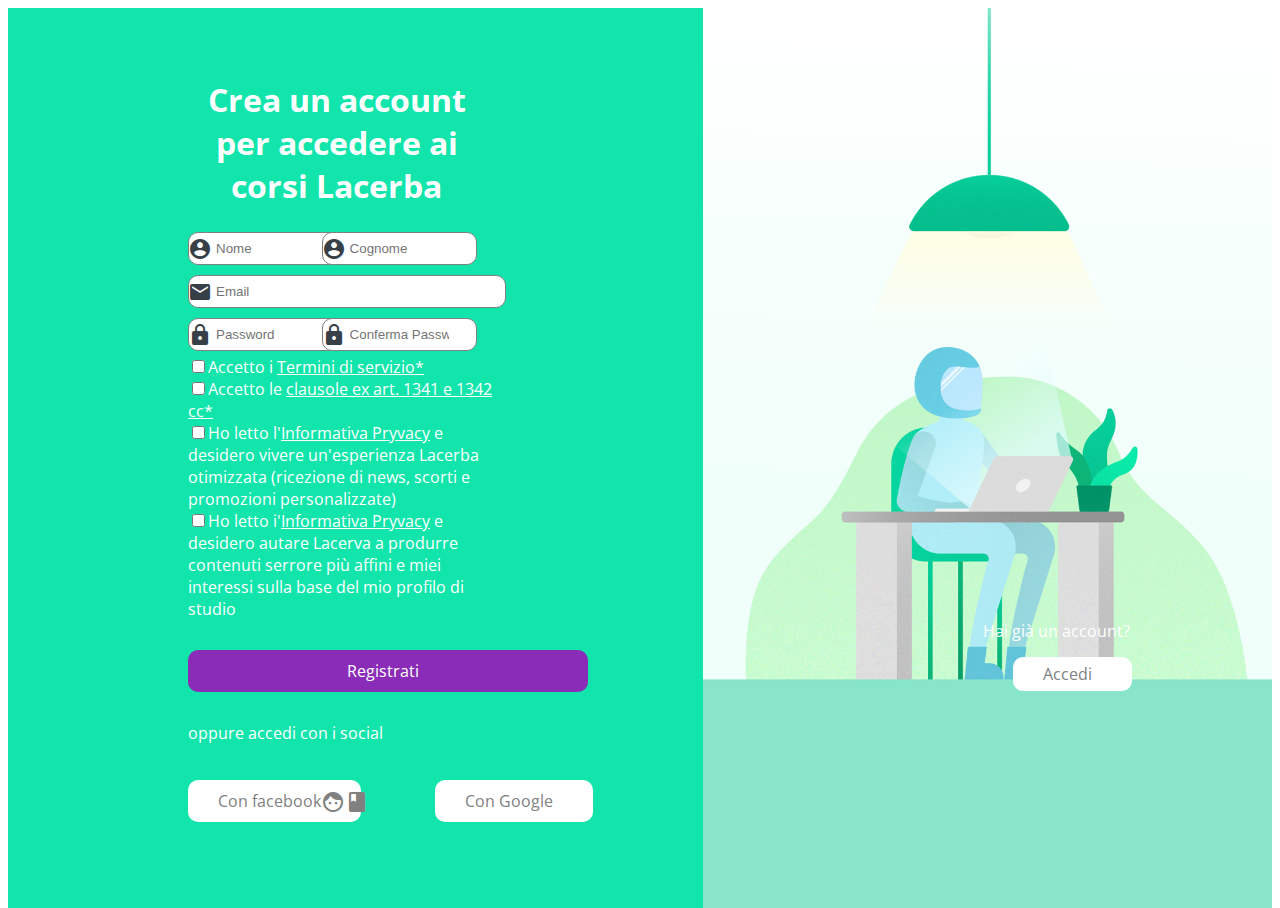
<file: index.html>
<!DOCTYPE html>
<html>
<head>
	<title>Signup Lacerba</title>
	<meta charset="utf-8">
	<link rel="stylesheet" type="text/css" href="main.css">
    <link href="https://fonts.googleapis.com/icon?family=Material+Icons"rel="stylesheet">
    <link rel="preconnect" href="https://fonts.gstatic.com"><link href="https://fonts.googleapis.com/css2?family=Open+Sans&display=swap" rel="stylesheet">
</head>
<body>
			
		

	
		
	    
		
		
		    <div class="left-area">
    <form>
		    <header>
		    	<div class="title">

		        <h1>Crea un account per accedere ai corsi Lacerba</h1>
		        </div>
		    </header>
        <div class="media">
        <div class="one-half">
        	<div class="half1">
                <div class="icon">
                    <span class="material-icons">account_circle</span>
        		    <input  type="text" placeholder="Nome">
                </div>
        	</div>
        	<div class="half2">
                <div class="icon">
                    <span class="material-icons">account_circle</span>
        		    <input type="text" placeholder="Cognome">
                </div>
        	</div>
            </div>
            <div class="icon">
                <span class="material-icons">mail</span>
                <input type="text" placeholder="Email">
            </div>
            <div class="one-half">
            <div class="half1">
                <div class="icon">
                    <span class="material-icons">lock</span>
            	    <input type="password" placeholder="Password">
                </div>
            </div>
            <div class="half2">
                <div class="icon">
                    <span class="material-icons">lock</span>
            	    <input type="password" placeholder="Conferma Password">
                </div>
            </div>
            </div>
        </div>
            
            <div class="checkbox">
            	<input type="checkbox"><label>Accetto i <u>Termini di servizio*</u></label><br>
            	<input type="checkbox"><label>Accetto le <u>clausole ex art. 1341 e 1342 cc*</u> </label><br>
            	<input type="checkbox"><label>Ho letto l'<u>Informativa Pryvacy</u> e desidero vivere
            	                              un'esperienza Lacerba otimizzata (ricezione di news, scorti e promozioni
            	                               personalizzate) </label><br>
            	<input type="checkbox"><label>Ho letto i'<u>Informativa Pryvacy</u> e desidero autare Lacerva
            	                              a produrre contenuti serrore più affini e miei interessi sulla base del
            	                               mio profilo di studio</label>
            </div>
            <div class="submit-btn">
            	
            	<a href="login.html">Registrati</a>
            </div>
            <div class="text">
                <p>oppure accedi con i social</p>
            </div>
            <div class="lbtn">
                <a href="https://www.facebook.com/facebook" class="with">Con facebook<span class="material-icons">facebook</span></a>
            
                <a href="https://www.google.com/webhp?authuser=4" class="with">Con Google<span class="material-icons">g_mobiledata</span></a>
            
            </div>
            
        
        
        
    </form>
    </div>
        <div class="right-area">

          <div class="r-text">
                <p>Hai già un account?</p>
            </div>
          <div class="r-btn">  
            <a href="login.html" class="right-btn">Accedi</a>
          </div>
        </div>
    </div>
	

</body>
</html>
</file>
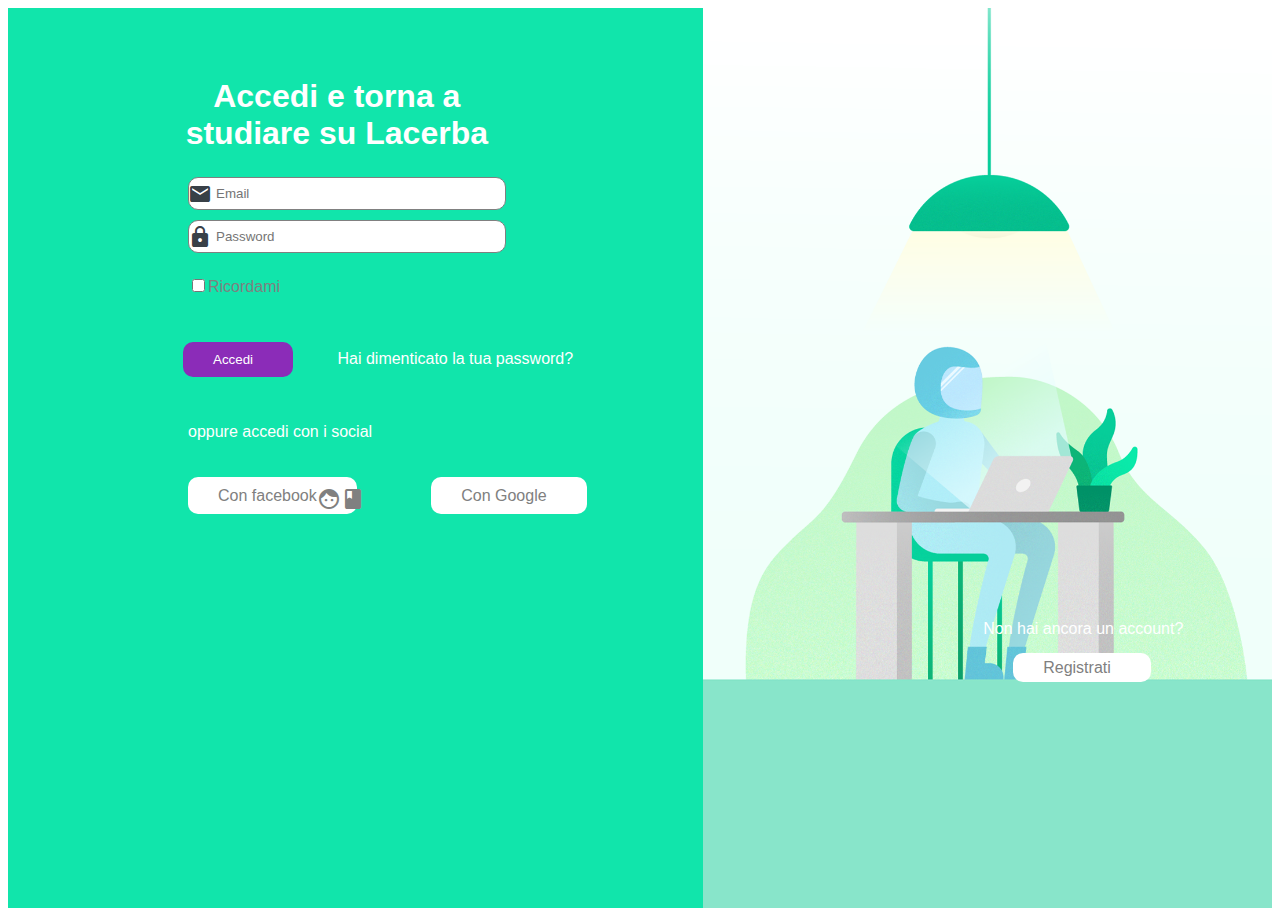
<file: login.html>
<!DOCTYPE html>
<html>
<head>
	<title>Signup Lacerba</title>
	<meta charset="utf-8">
	<link rel="stylesheet" type="text/css" href="main.css">
    <link href="https://fonts.googleapis.com/icon?family=Material+Icons"rel="stylesheet">
</head>
<body>
	

		
		
		    <div class="left-area">
            <form>
            <header>
		    	<div class="title">
		        <h1>Accedi e torna a studiare su Lacerba</h1>
		        </div>
            </header>
        	
        <div class="lp">
            <div class="icon">
                <span class="material-icons">mail</span>
                <input type="text" placeholder="Email">
            </div>
            <div class="icon">
                <span class="material-icons">lock</span>
                <input type="password" placeholder="Password"> 
            </div>
        </div>
            <br>
         <div class="ricordami">   
            <input type="checkbox"><label>Ricordami</label>
        </div>
        <div class="submit">
             <ul>   
                <li><input type="submit" value="Accedi"></li>
                <li><p>Hai dimenticato la tua password?</p></li>
            </ul>
            </div>

            <div class="text">
                <p>oppure accedi con i social</p>
            </div>
            <div class="lbtn">
                <a href="https://www.facebook.com/facebook" class="with">Con facebook<span class="material-icons">facebook</span></a>
                <a href="https://www.google.com/webhp?authuser=4" class="with">Con Google<span class="material-icons">g_mobiledata</span></a>
            </div>
            
            </div>
            
            
            
        
        
        
    </form>
        <div class="right-area">
        	
            <div class="r-text">
                <p>Non hai ancora un account?</p>
            </div>
            <div class="r-btn">  
            <a href="index.html" class="right-btn">Registrati</a>
        </div>

        </div>
    </div>
	

</body>
</html>
</file>
<file: main.css>
body {
  padding: 0px;
  font-family: 'Open Sans', sans-serif;
  color: #384047;

}


 form {
  margin: 10px auto;
  padding: 10px 30px;

  
  
}


h1 {
  width: 50%;
  color: white;
  margin: 20px 50px;
  margin-top: 50px;
  text-align: center;
}
.title {
	margin-left: 90px;
	width: 100%;
}
.left-area {
	width: 55%;
	float: left;
	background: #11E5AB;
    height: 100vh;
    


}
.right-area {
	background: url("lacerba.png");
	height: 100vh;
	background-size: cover;
	background-position: center;
	float: right;
    position: relative;
	width: 45%;
}
.r-text {
	margin-top: 612px;
	margin-left: 280px;
	
}
.r-text p {
	color: white;
}
.r-btn {
	margin-top: 5px;
	position: absolute;

}
.right-btn {
	background: white;
	padding: 6px 40px;
	margin: 5px 40px;
	padding-left: 30px;
	margin-left: 310px;
	
	color: gray;

	border: 0;
	transition: background .3s;
	border-radius: 10px;
	text-decoration: none;
}

.icon {
	position: relative;
}
.icon .material-icons {
	position: absolute;
	margin-left: 150px;
	margin-top: 10px;
}
.left-area input[type="text"],
.left-area input[type="password"] {
	border: 1px solid gray;
	padding: 8px 27px;
	width: 50%;
	box-sizing: border-box;
	border-radius: 10px;
	margin: 5px 150px;
    
}
.submit-btn {
	margin-top: 30px;
	background: #8B2CB8;
	padding: 10px 40px;
	margin: 30px 40px;
	padding-left: 30px;
	margin-left: 150px;
	color: #fff;
	width: 330px;
	border: 0;
	transition: background .3s;
	border-radius: 10px;
	text-align: center;
    
}

.submit-btn a {
	color: white;
	
	text-decoration: none;

}
.text {
	color: white;
	margin-left: 150px;

}


.one-half {
	display: flex;
    flex-wrap: wrap;
    justify-content: space-between;
   
    
}
.half1 {
	position: relative;
    width: 40%;
    flex-grow: 1;
	
	margin-right: -79px;

}
.half1 input[type="text"],
.half1 input[type="password"] {
	width: 31%;
    
} 
.half2 {
	position: relative;
    width: 40%;
    flex-grow: 1;
	margin-left: -289px;
}
.half2 input[type="text"],
.half2 input[type="password"] {
	width: 31%;
	
} 

.lbtn {
	margin-top: 30px;
	margin-left: 120px;
    position: absolute;
}
.with {
	background: white;
	padding: 10px 40px;
	margin: 10px 40px;
	padding-left: 30px;
	margin-left: 30px;
	
	color: gray;
	
	border: 0;
	transition: background .3s;
	border-radius: 10px;
	text-decoration: none;
}

.material-icons {
    position: absolute;
    margin-bottom: 10px;
}

.ricordami {
	margin-left: 150px;
	color: gray;
}
.submit input[type="submit"] {
	background: #8B2CB8;
	padding: 10px 40px;
	margin: 30px 40px;
	padding-left: 30px;
	margin-left: 105px;
	color: #fff;
	
	border: 0;
	transition: background .3s;
	border-radius: 10px;

}
.submit li {
	display: inline-block;
}
.submit li p {
	color: white;
}
.checkbox {
	width: 50%;
	color: white;
	margin-left: 150px; 
    
}




@media only screen and (max-width: 767px) {

header {
   width: 447px;
   margin-top: -20px;
   margin-left: -30px;

}	
	header .title {
		width: 100%;
		background: #11E5AB;
		color: white;
		margin: 0 0;
		padding: 10px;
	}
	h1 {
  width: 90%;
  color: white;
  margin: 0 30px;
  margin-right: 30px;
  margin-top: 0px;
  text-align: center;
  
}
.media {
	margin-top: 20px;
	margin-left: 0px;
}
.madia {
	margin-left: 0px;
	 
}

	.left-area {
	width: 100%;
	float: bottom;
	background: #F1F4F1;
    height: 830px;
    
}


.icon {
	position: relative;
}
.icon .material-icons {
	position: absolute;
	margin-left: 40px;
	margin-top: 10px;
}
.left-area input[type="text"],
.left-area input[type="password"] {
	border: 1px solid gray;
	padding: 8px 30px;
	width: 80%;
	box-sizing: border-box;
	border-radius: 10px;
	margin: 5px 40px;
    
}

.one-half {
	overflow: hidden;
	flex-direction: column;

}

.half1 {
	width: 100%;
	float: none;
	margin-left: 0px;
	

}
.half2 {
	width: 100%;
	margin-left: 0px;
	
	
}

.right-area {
	float: bottom;
	overflow: hidden;
	width: 100%;
	display: none;
}


.checkbox {
	width: 90%;
	color: gray;
	margin-left: 30px; 
}

.text {
	color: gray;
	margin-left: 90px;
}

.submit li p {
	color: gray;
	margin-left: 40px;
}


.submit-btn {
	background: #8B2CB8;
	padding: 10px 40px;
	margin: 30px 0px;
	padding-left: 30px;
	margin-left: 20px;
	color: white;
	width: 70%;
	border: 0;
	transition: background .3s;
	border-radius: 10px;
    text-align: center;
}
.submit-btn a {
	color: white;
	
	text-decoration: none;

}

.lp {
	margin-top: 20px;
	margin-left: 0px;
}
.lp input[type="text"],
.lp input[type="password"] {
	width: 90%;
} 

.with {
	background: white;
	padding: 10px 40px;
	margin: 10px 40px;
	padding-left: 30px;
	margin-left: -40px;
	
	color: gray;
	
	border: 0;
	transition: background .3s;
	border-radius: 10px;
	text-decoration: none;
	display: block;
}

.material-icons {
	float: right;

}

.ricordami {
	margin-left: 40px;
	color: gray;
}
.submit input[type="submit"] {
	background: #8B2CB8;
	padding: 10px 40px;
	margin: 30px 40px;
	padding-left: 30px;
	margin-left: 5px;
	color: #fff;
	width: 355px;
	border: 0;
	transition: background .3s;
	border-radius: 10px;

}
	
}
</file>
